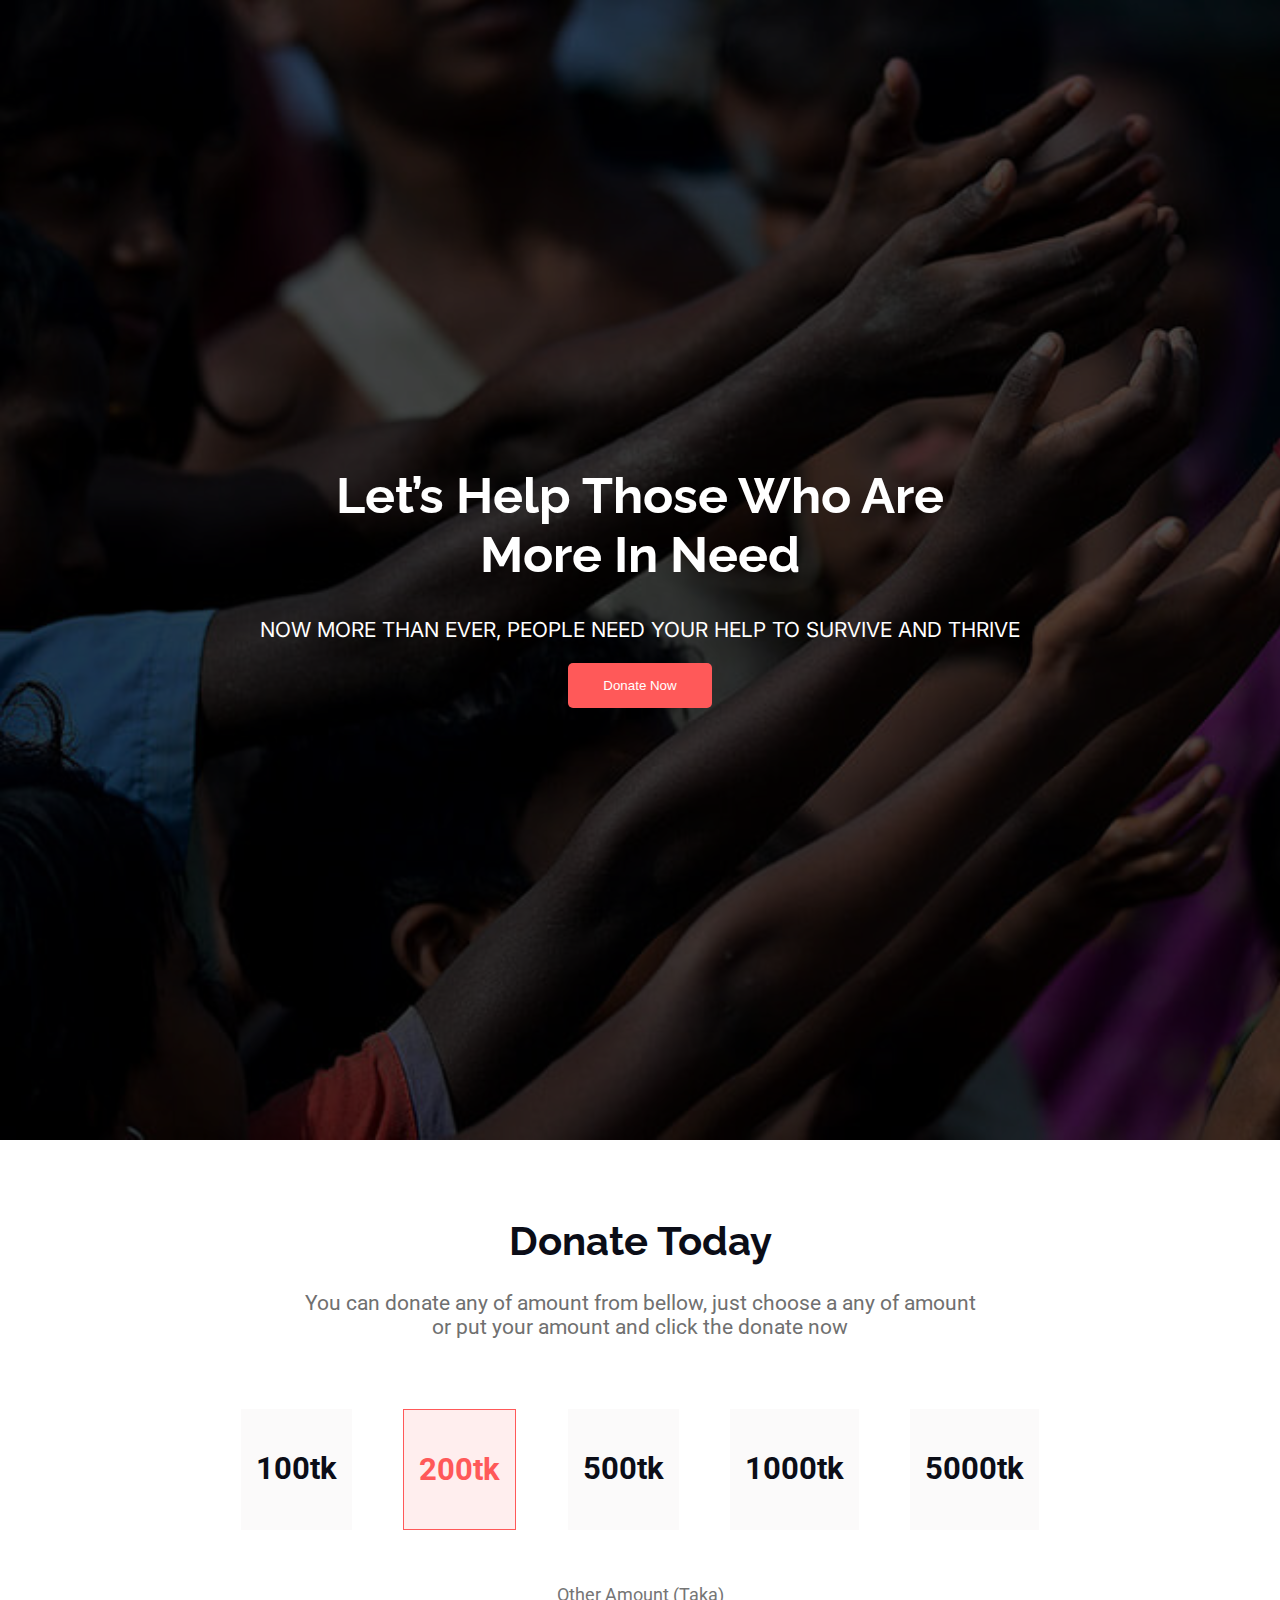
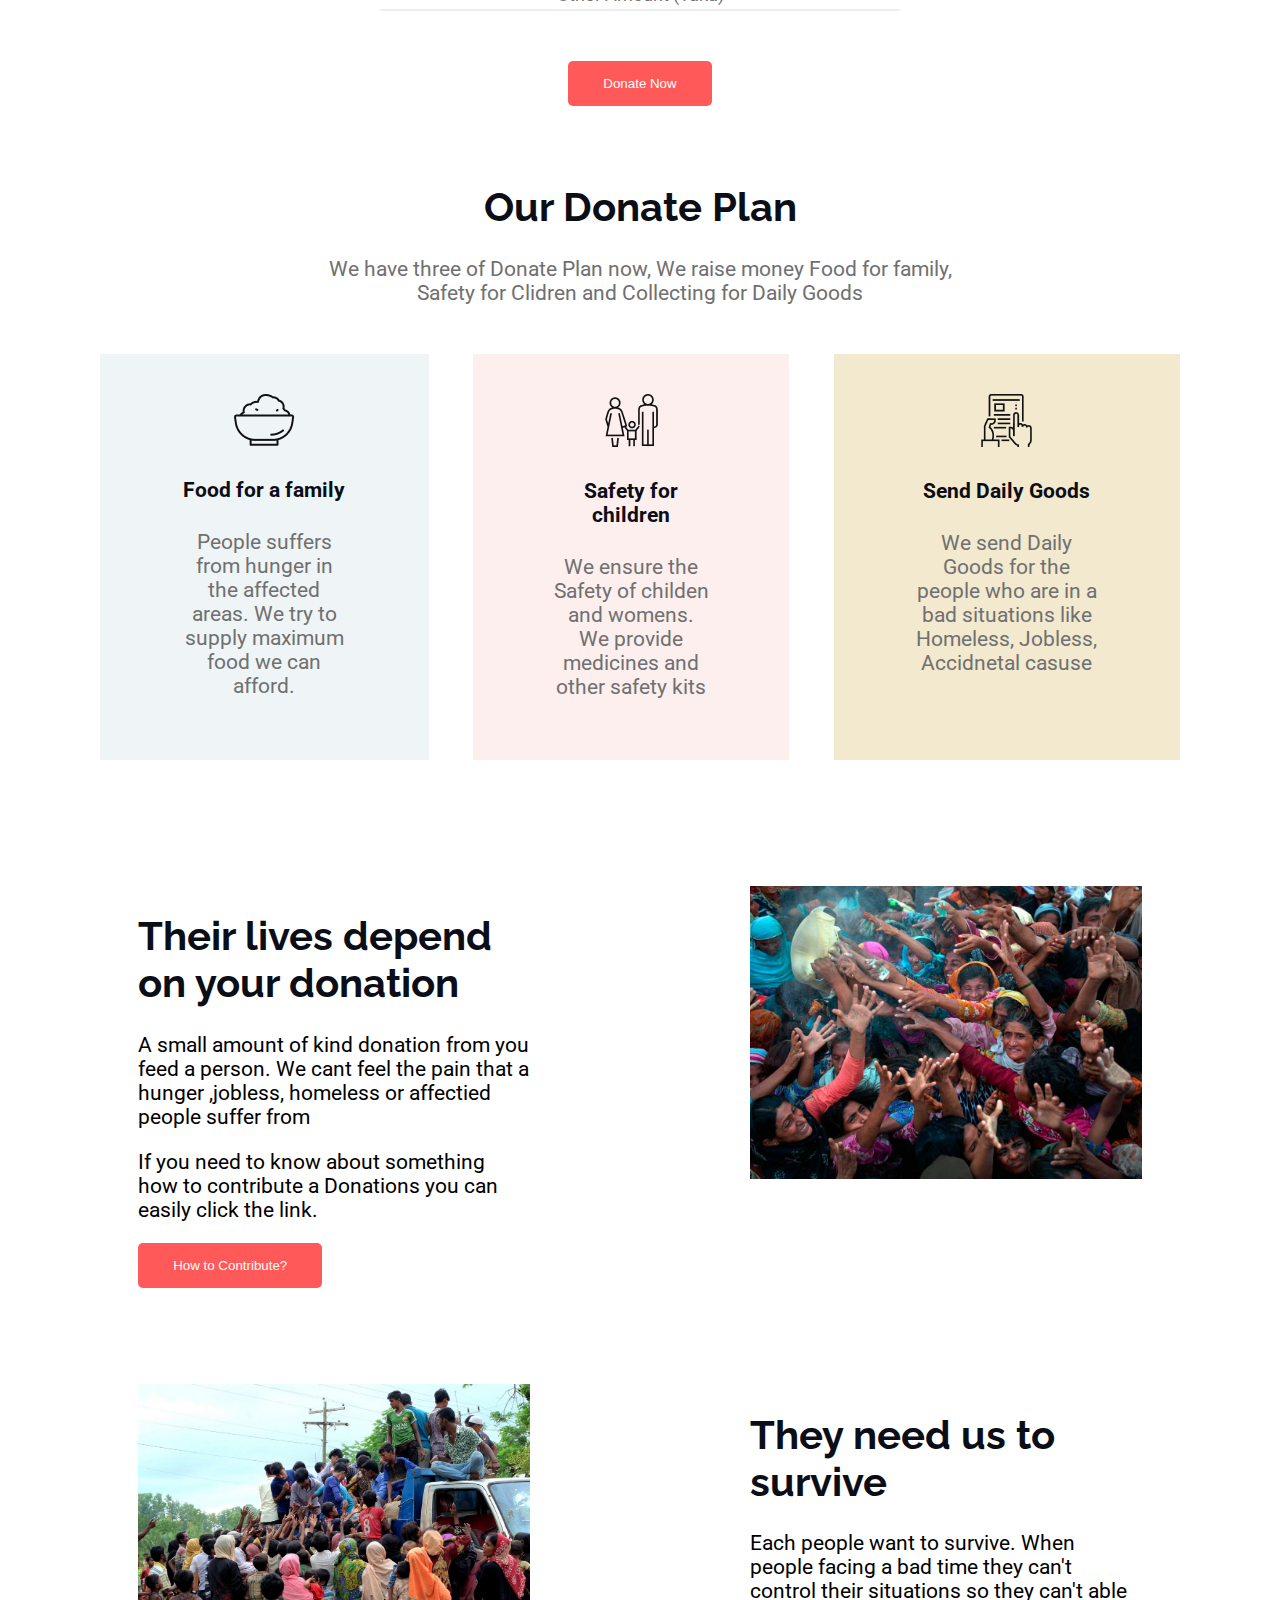
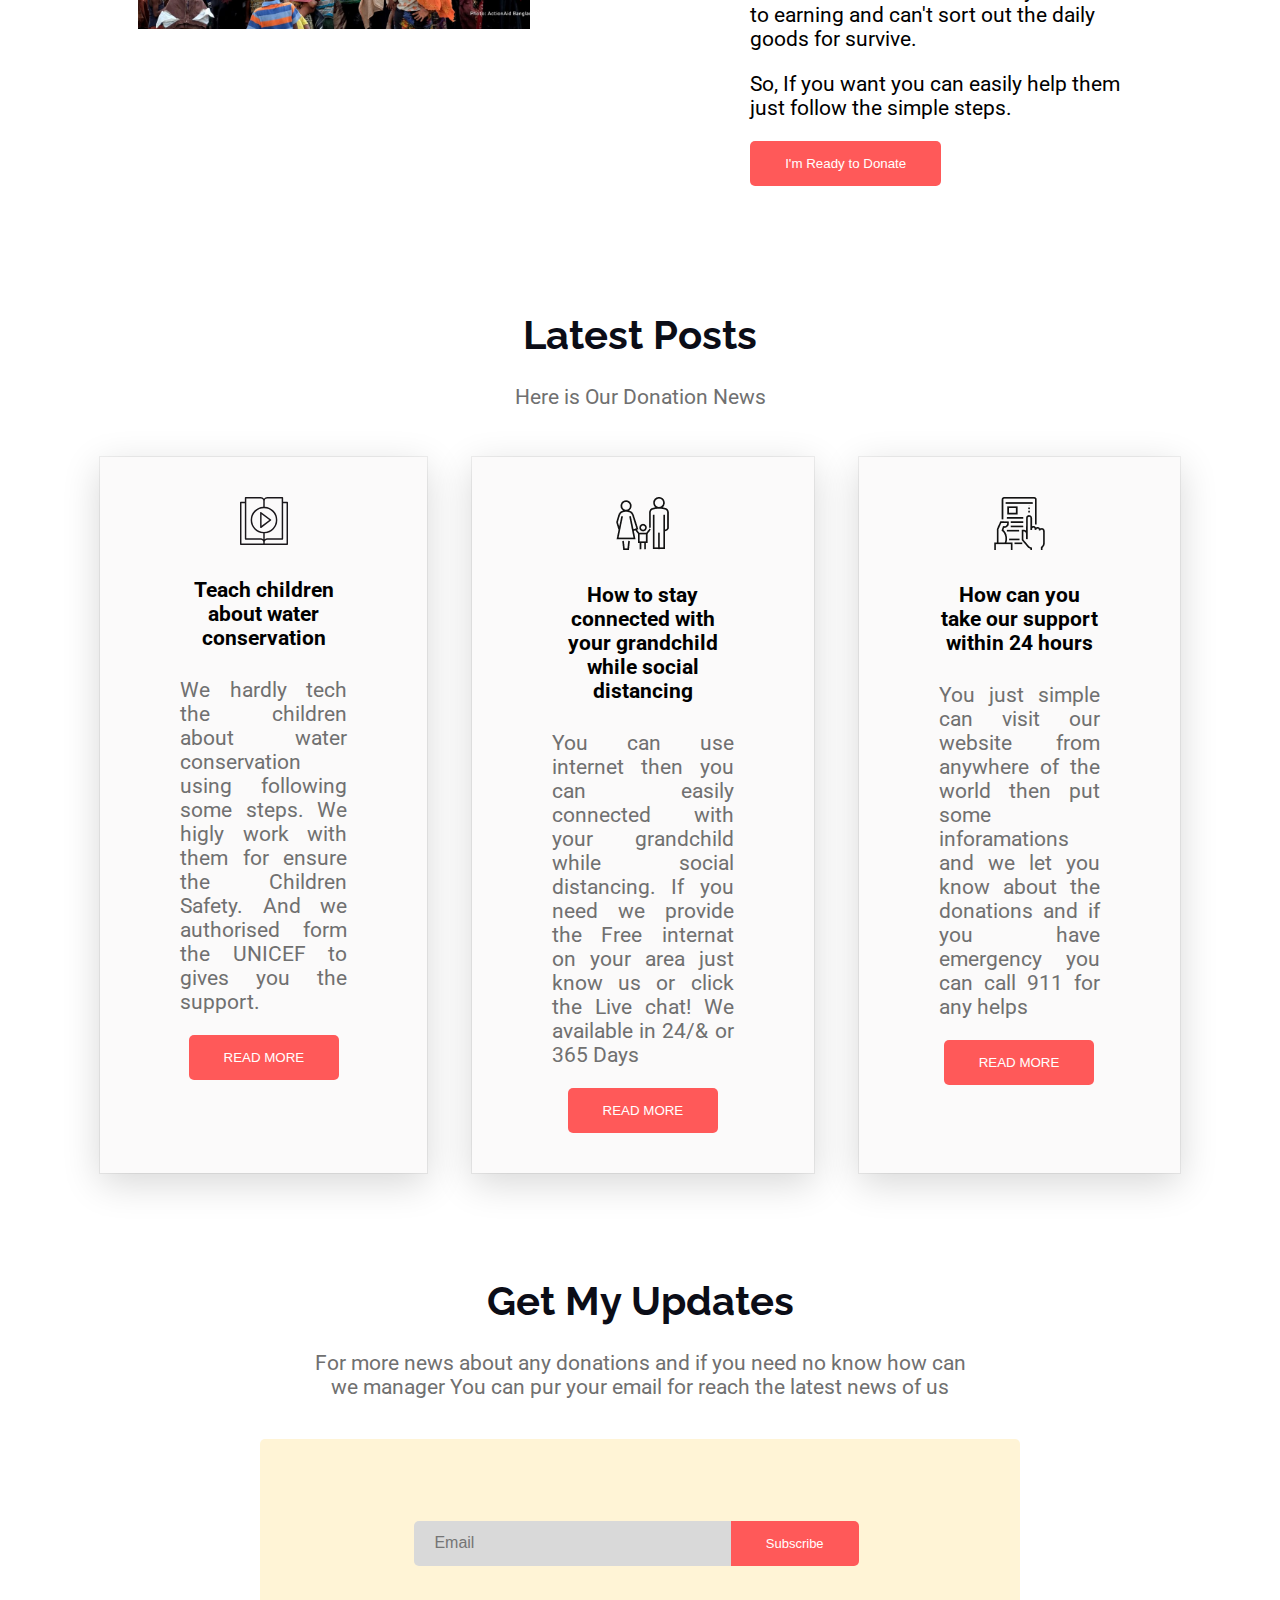
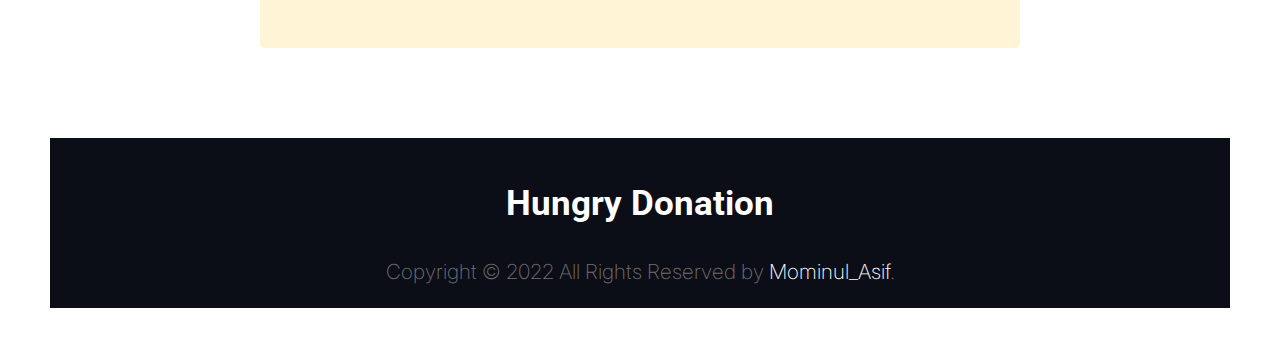
<file: index.html>
<!DOCTYPE html>
<html lang="en">

<head>
    <meta charset="UTF-8">
    <meta http-equiv="X-UA-Compatible" content="IE=edge">
    <meta name="viewport" content="width=device-width, initial-scale=1.0">
    <title>Donate Today</title>
    <!------
    CSS FILE
    ------->
    <link rel="stylesheet" href="style.css">
    <link rel="icon" type="icon" href="/icons/icon13.svg">

</head>

<body>
    <!---------------
    SECTION START
 ---------------->
    <section class="first-section">
        <div class="text-section-one">
            <h1>Let’s Help Those Who Are <br> More In Need</h1>
            <p>NOW MORE THAN EVER, PEOPLE NEED YOUR HELP TO SURVIVE AND THRIVE
            </p>
            <button>Donate Now</button>
        </div>
    </section>

    <!---------------
    SECTION START
 ---------------->

    <section>
        <div class="section-two">
            <h1>Donate Today</h1>
            <p>You can donate any of amount from bellow, just choose a any of amount <br>or put your amount and click
                the donate now</p>
        </div>
        <div class="flexible-container">
            <div class="item">
                <h2>100tk</h2>
            </div>
            <div id="item-color" class=" item">
                <h2>200tk</h2>
            </div>
            <div class=" item">
                <h2>500tk</h2>
            </div>
            <div class=" item">
                <h2>1000tk</h2>
            </div>
            <div class=" item">
                <h2>5000tk</h2>
            </div>
        </div>
        <div class="form-design">
            <div class="input">
                <input id="input-align" type="text" class="input-field" placeholder=" Other Amount (Taka) " />
            </div>
        </div>
        <div id="btn">
            <button>Donate Now</button>
        </div>
    </section>

    <!---------------
    SECTION START 
 ---------------->

    <section class="section-two ">
        <h1>Our Donate Plan</h1>
        <p>We have three of Donate Plan now, We raise money Food for family, <br> Safety for Clidren and Collecting for
            Daily Goods</p>
        <div class="flexible-item-container">
            <div id="item-one-bg-color" class="color-item">
                <img src="icons/food.png" alt="">
                <h4>Food for a family</h4>
                <p>People suffers from hunger in the affected areas. We try to supply maximum food we can afford. </p>
            </div>
            <div id="item-two-bg-color" class=" color-item">
                <img src="icons/shelter.png" alt="">
                <h4>Safety for children</h4>
                <p>We ensure the Safety of childen and womens. We provide medicines and other safety kits</p>
            </div>
            <div id="item-three-bg-color" class=" color-item">

                <img src="icons/Frame-1.png" alt="">
                <h4>Send Daily Goods</h4>
                <p>We send Daily Goods for the people who are in a bad situations like Homeless, Jobless, Accidnetal
                    casuse</p>
            </div>
        </div>
    </section>

    <!---------------
    SECTION START
 ---------------->

    <section class="flexible-section-container">
        <div class="half-width color-p">
            <h1>Their lives depend on your donation</h1>
            <p>A small amount of kind donation from you feed a person. We cant feel the pain that a hunger ,jobless,
                homeless or affectied people suffer from</p>
            <p>If you need to know about something how to contribute a Donations you can easily click the link. </p>
            <button>How to Contribute?</button>
        </div>
        <div class="half-width">
            <img src="images/donation6.jpg" alt="">
        </div>
    </section>

    <!---------------
    SECTION START
 ---------------->

    <section class="flexible-section-container">
        <div class="half-width color-p">
            <img src="images/donation2.jpg" alt="">
        </div>
        <div class="half-width color-p">
            <h1>They need us to survive</h1>
            <p>Each people want to survive. When people facing a bad time they can't control their situations so they
                can't able to earning and can't sort out the daily goods for survive. </p>
            <p>So, If you want you can easily help them just follow the simple steps.</p>
            <button>I'm Ready to Donate</button>
        </div>
    </section>

    <!---------------
    SECTION START  
 ---------------->

    <section class="section-two">
        <h1>Latest Posts</h1>
        <p>Here is Our Donation News</p>
        <section class="flexible-item-container">
            <div class="item-post-color color-item">
                <img src="icons/icon6.svg" alt="">
                <h4>Teach children about water conservation</h4>
                <p style="text-align: justify;">We hardly tech the children about water conservation using following
                    some steps. We higly work with them for ensure the Children Safety. And we authorised form the
                    UNICEF to gives you the support.</p>
                <button>READ MORE</button>
            </div>
            <div class=" color-item item-post-color">
                <img src="icons/shelter.png" alt="">
                <h4>How to stay connected with your grandchild while social distancing</h4>
                <p style="text-align: justify;">You can use internet then you can easily connected with your grandchild
                    while social distancing. If you need we provide the Free internat on your area just know us or click
                    the Live chat! We available in 24/& or 365 Days</p>
                <button>READ MORE</button>
            </div>
            <div class=" color-item item-post-color">
                <img src="icons/Frame-1.png" alt="">
                <h4>How can you take our support within 24 hours</h4>
                <p style="text-align: justify;">You just simple can visit our website from anywhere of the world then
                    put some inforamations and we let you know about the donations and if you have emergency you can
                    call 911 for any helps</p>
                <button>READ MORE</button>
            </div>
        </section>

        <!---------------
    SECTION START 
 ---------------->

        <section class="section-two">
            <h1>Get My Updates</h1>
            <p>For more news about any donations and if you need no know how can <br>we manager You can pur your email
                for reach the latest news of us</p>
            <div class="subs">
                <form class="extra-margin">
                    <input class="subs-input" type="email" placeholder="Email">
                    <input class="subs-button " type="button" value="Subscribe">
                </form>
            </div>
        </section>

        <!---------------
    FOOTER START
 ---------------->

        <footer>
            <h3>Hungry Donation</h3>
            <p>Copyright &copy; 2022 All Rights Reserved by
                <a href="#">Mominul_Asif</a>.
        </footer>

</body>

</html>
</file>
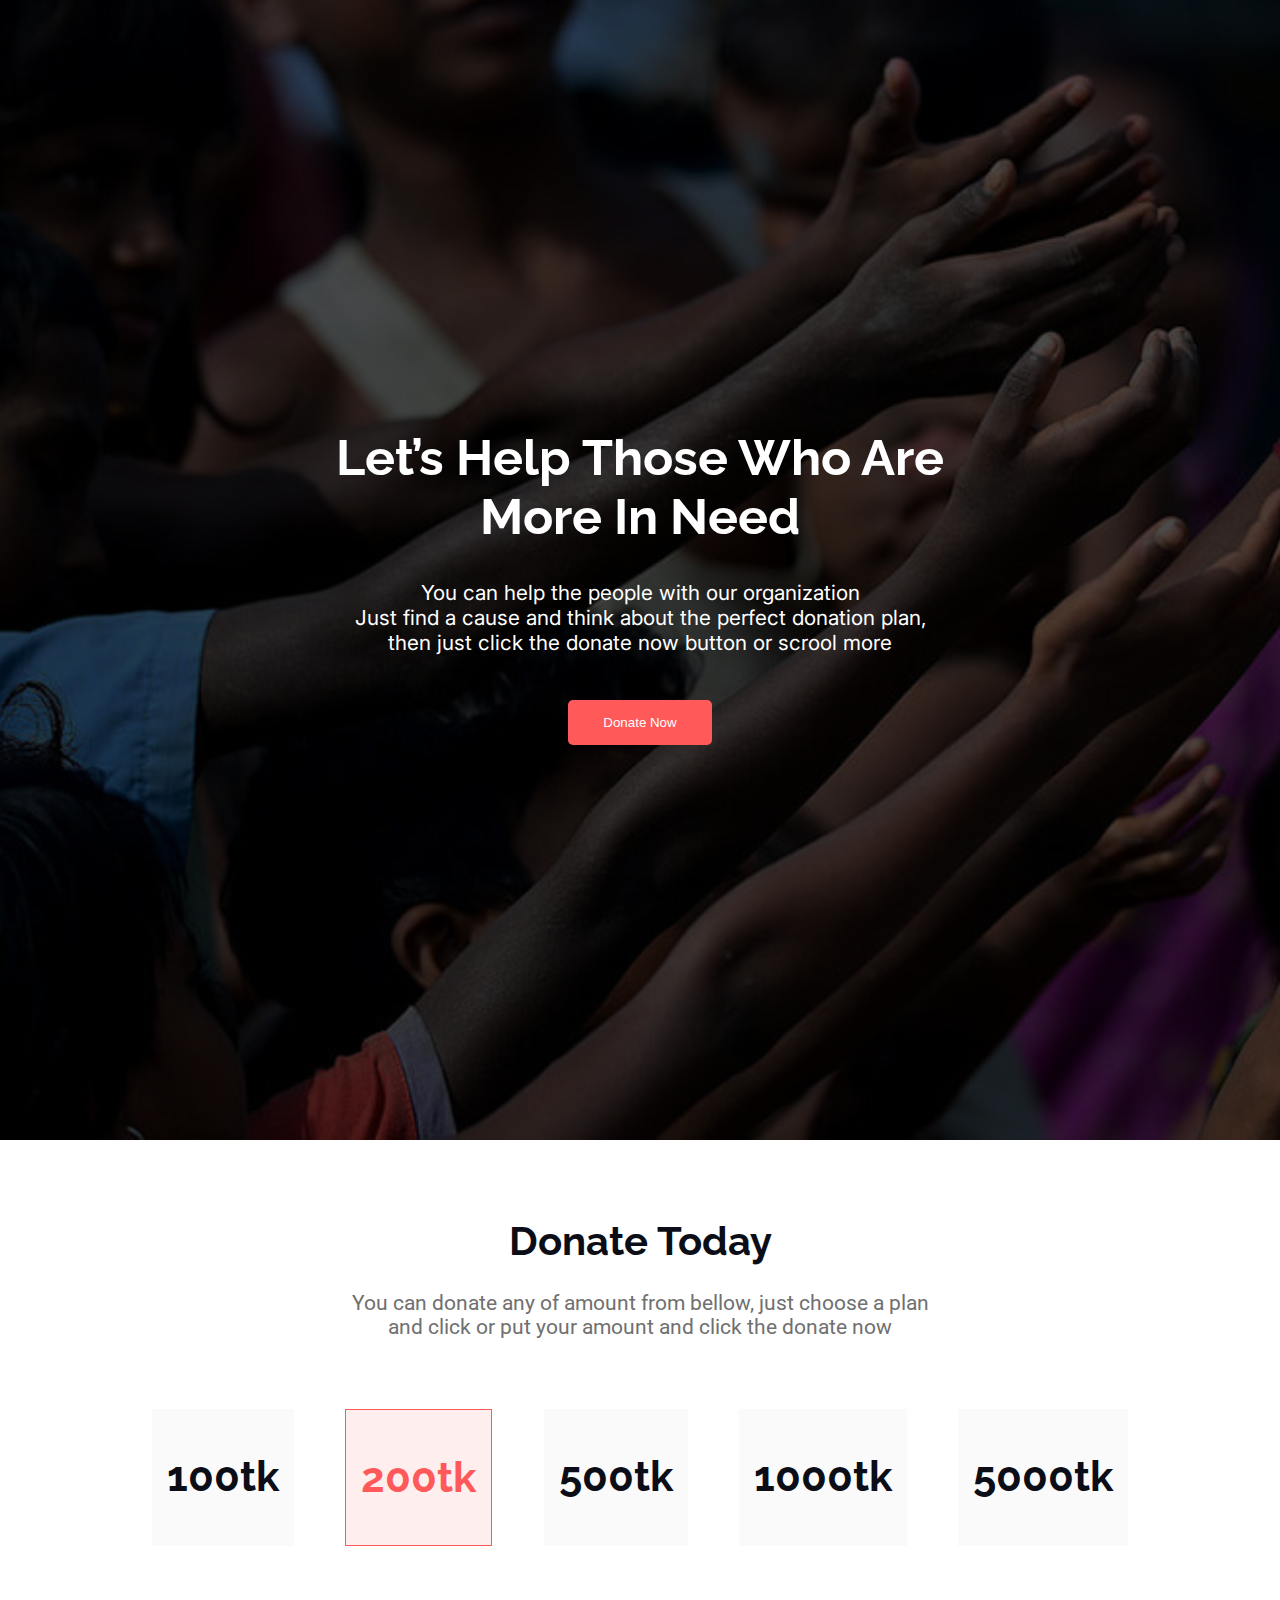
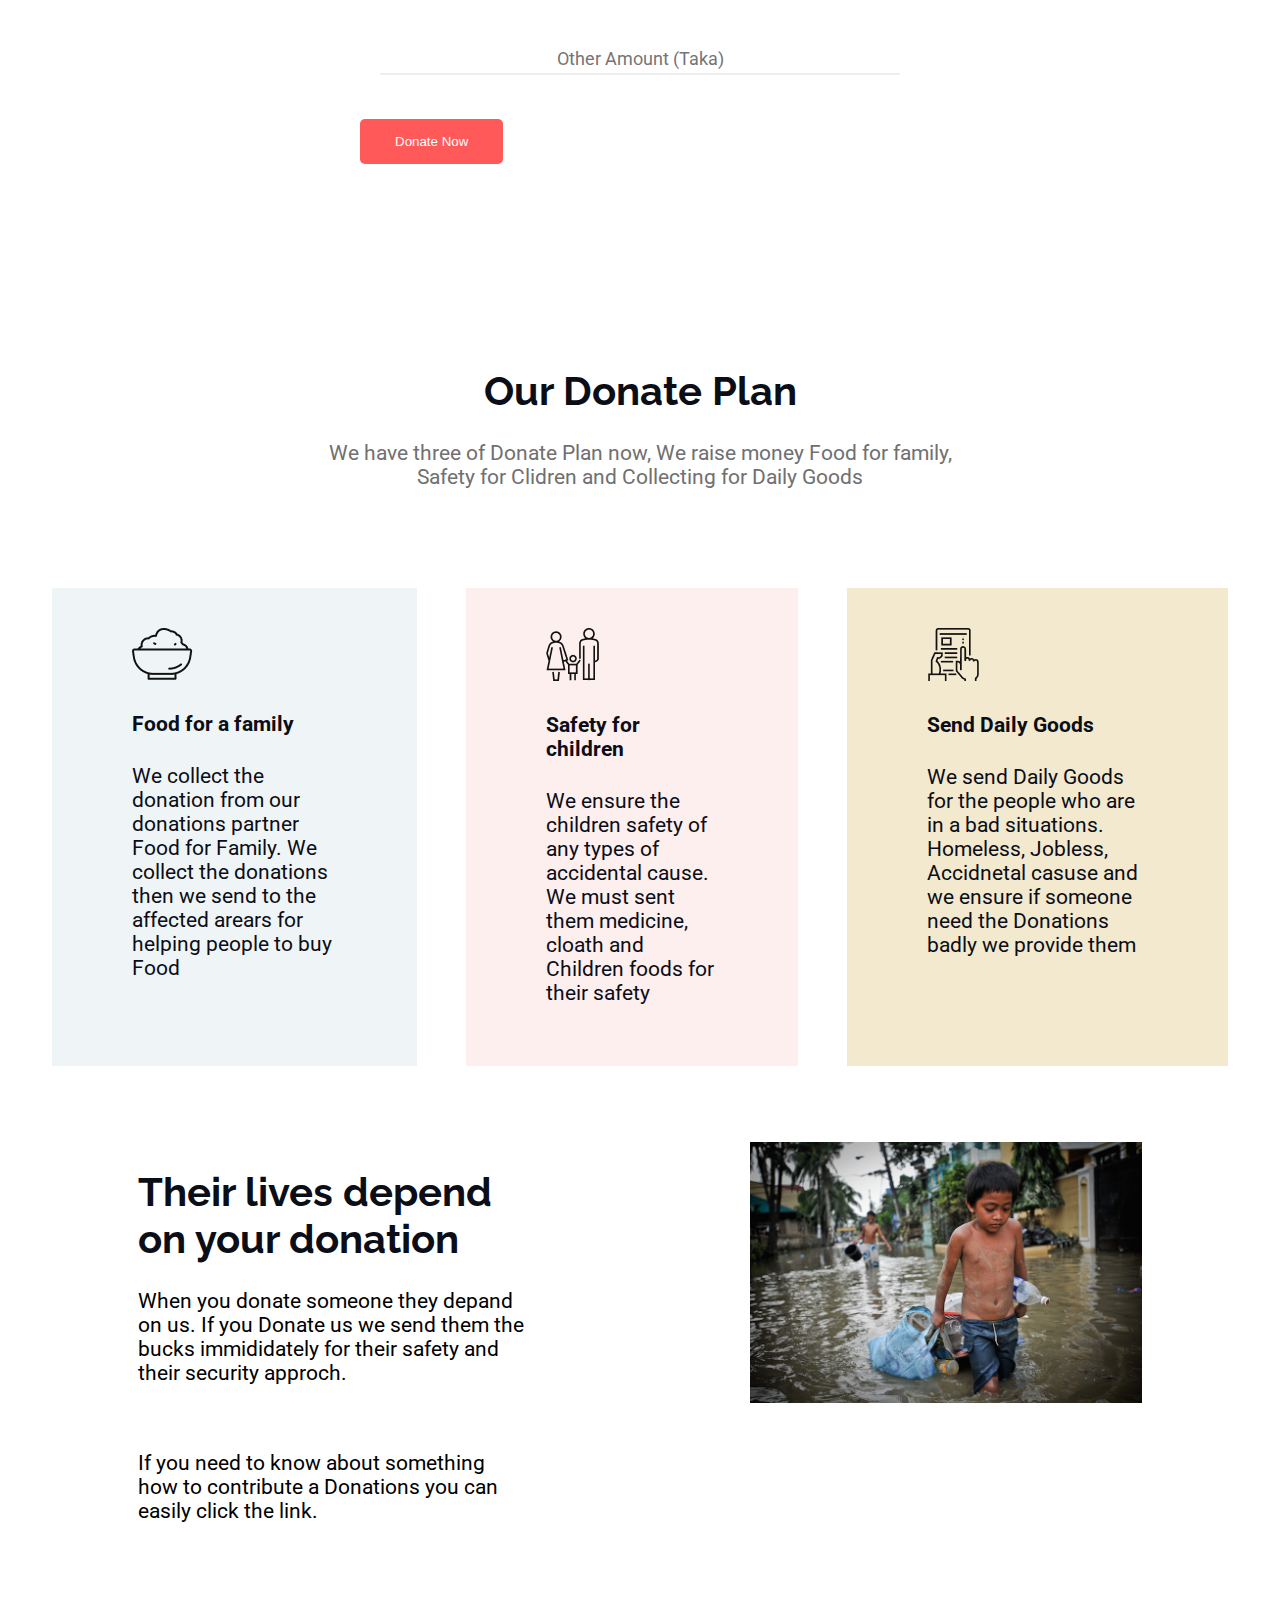
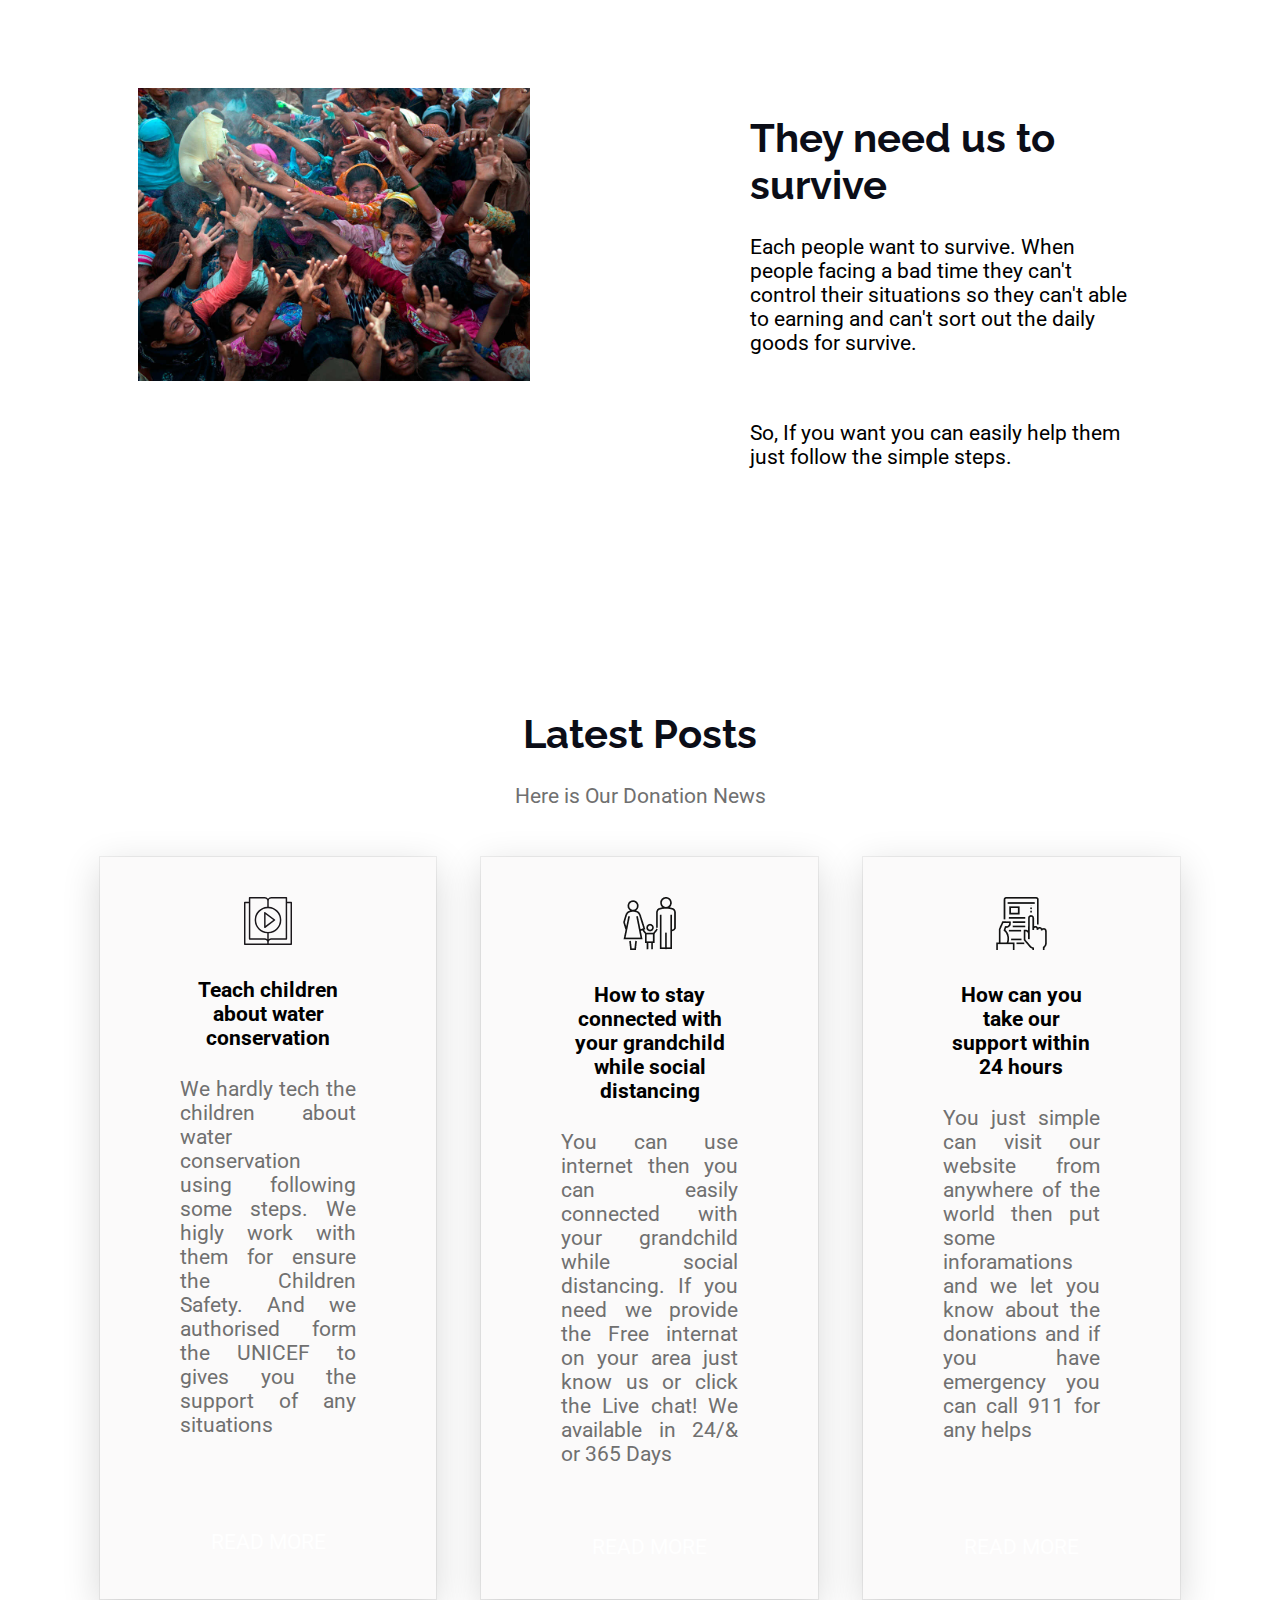
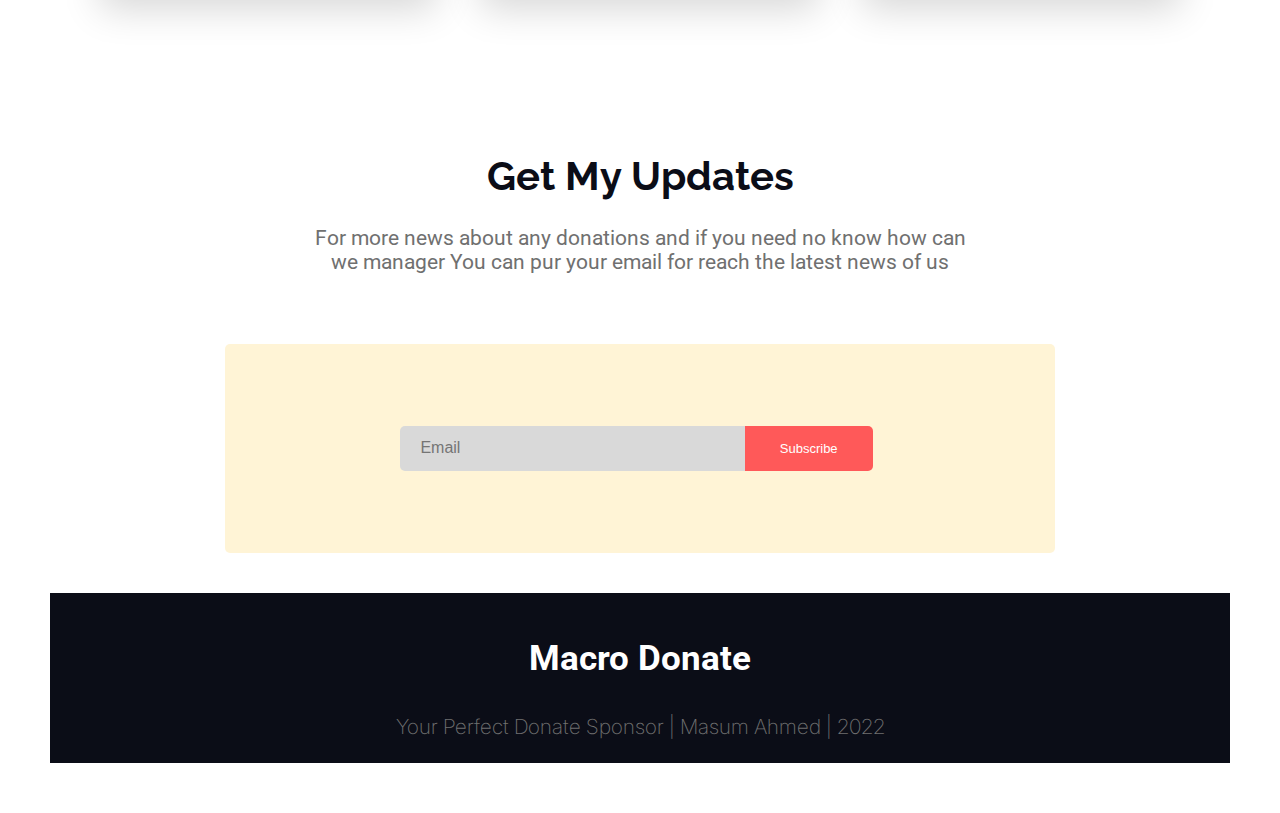
<file: index_backup.html>
<!DOCTYPE html>
<html lang="en">

<head>
    <meta charset="UTF-8">
    <meta http-equiv="X-UA-Compatible" content="IE=edge">
    <meta name="viewport" content="width=device-width, initial-scale=1.0">
    <title>Donate Today</title>
    <!------
    CSS FILE
    ------->
    <link rel="stylesheet" href="style.css">
    <link rel="icon" type="icon" href="/icons/icon13.svg">

</head>

<body>
    <section class="first-section">
        <div class="text-section-one">
            <h1>Let’s Help Those Who Are <br> More In Need</h1>
            <p>You can help the people with our organization <br> Just find a cause and think about
                the perfect donation plan,<br> then just click the donate now button or scrool more
            </p>
            <br>
            <!-- <a href="#">Donate Now</a> -->
            <button>Donate Now</button>
        </div>
    </section>
        <!---------------
    SECTION START
 ---------------->
    <section>
        <div class="section-two">
            <h1>Donate Today</h1>
            <p>You can donate any of amount from bellow, just choose a plan <br> and click or put your amount and click
                the
                donate now</p>
        </div>
    </section>
    <!---------------
    SECTION START
 ---------------->
    <section class="flexible-container">
        <div class="item">
            <h1>100tk</h1>
        </div>
        <div id="item-color" class=" item">
            <h1>200tk</h1>
        </div>
        <div class=" item">
            <h1>500tk</h1>
        </div>
        <div class=" item">
            <h1>1000tk</h1>
        </div>
        <div class=" item">
            <h1>5000tk</h1>
        </div>
    </section>
    <!---------------
    SECTION START
---------------->
    <section class="form-design">
        <br>
        <br>
        <div>
            <div class="input">
                <input id="input-align" type="text" class="input-field" placeholder="Other Amount (Taka)" />
            </div>
        </div>
        <br>
        <button>Donate Now</button>
    </section>
    <br>
    <!---------------
    SECTION START
 ---------------->
    <section class="section-two ">
        <br><br><br>
        <h1>Our Donate Plan</h1>
        <p>We have three of Donate Plan now, We raise money Food for family, <br> Safety for Clidren and Collecting for
            Daily
            Goods</p>
    </section>
    <!---------------
    SECTION START
 ---------------->
    <section class="flexible-item-container">
        <div id="item-one-bg-color" class="color-item">

            <img src="icons/food.png" alt="">
            <h4>Food for a family</h4>
            <p>We collect the donation from our donations partner Food for Family. We collect the donations then we send
                to
                the affected arears for helping people to buy Food</p>

        </div>
        <div id="item-two-bg-color" class=" color-item">

            <img src="icons/shelter.png" alt="">
            <h4>Safety for children</h4>
            <p>We ensure the children safety of any types of accidental cause. We must sent them medicine, cloath and
                Children foods for their safety</p>
        </div>
        <div id="item-three-bg-color" class=" color-item">

            <img src="icons/Frame-1.png" alt="">
            <h4>Send Daily Goods</h4>
            <p>We send Daily Goods for the people who are in a bad situations. Homeless, Jobless, Accidnetal casuse and
                we
                ensure if someone need the Donations badly we provide them</p>
        </div>
    </section>
    <!---------------
    SECTION START
 ---------------->
    <section class="flexible-section-container">
        <div class="half-width color-p">
            <h1>Their lives depend on your donation</h1>
            <p>When you donate someone they depand on us. If you Donate us we send them the bucks immididately for their
                safety and their security approch.</p>
            <br>
            <p>If you need to know about something how to contribute a Donations you can easily click the link. </p>
            <br>
            <a class="button-color" href="#">How to Contribute?</a>
        </div>
        <div class="half-width">
            <img src="images/donation9.jpg" alt="">
        </div>
    </section>
    <!---------------
    SECTION START
 ---------------->
    <section class="flexible-section-container">
        <div class="half-width color-p">
            <img src="images/donation6.jpg" alt="">
        </div>
        <div class="half-width color-p">
            <h1>They need us to survive</h1>
            <p>Each people want to survive. When people facing a bad time they can't control their situations so they
                can't
                able to earning and can't sort out the daily goods for survive. </p>
            <br>
            <p>So, If you want you can easily help them just follow the simple steps.</p>
            <br>
            <a class="button-color" href="#">I'm Ready to Donate</a>
        </div>
    </section>
    <br><br>
    <!---------------
    SECTION START
 ---------------->
    <section class="section-two">
        <h1>Latest Posts</h1>
        <p>Here is Our Donation News</p>
        <section class="flexible-item-container">

            <div class="item-post-color color-item">

                <img src="icons/icon6.svg" alt="">
                <h4>Teach children about water conservation</h4>
                <p style="text-align: justify;">We hardly tech the children about water conservation using following
                    some
                    steps. We
                    higly
                    work with them
                    for ensure the Children Safety. And we authorised form the UNICEF to gives you the support of any
                    situations</p>
                <br><br><br>
                <a class="button-color-blog-1" href="#">READ MORE</a>

            </div>
            <div class=" color-item item-post-color">

                <img src="icons/shelter.png" alt="">
                <h4>How to stay connected with your grandchild while social distancing</h4>
                <p style="text-align: justify;">You can use internet then you can easily connected with your grandchild
                    while social distancing. If you
                    need we provide the Free internat on your area just know us or click the Live chat! We available in
                    24/&
                    or 365 Days</p><br><br>
                <a class="button-color-blog-1" href="#">READ MORE</a>

            </div>
            <div class=" color-item item-post-color">

                <img src="icons/Frame-1.png" alt="">
                <h4>How can you take our support within 24 hours</h4>
                <p style="text-align: justify;">You just simple can visit our website from anywhere of the world then
                    put
                    some inforamations and we let
                    you know about the donations and if you have emergency you can call 911 for any helps</p>
                <br><br><br>
                <a class="button-color-blog-1" href="#">READ MORE</a>

            </div>

        </section>
        <br><br>
        <!---------------
    SECTION START
 ---------------->
        <section class="section-two">
            <h1>Get My Updates</h1>
            <p>For more news about any donations and if you need no know how can <br>we manager
                You can pur your email for reach the latest news of us</p>
        </section>
        <!---------------
    SECTION START
 ---------------->
        <section class="subs">
            <form class="extra-margin">
                <input class="subs-input" type="email" placeholder="Email">
                <input class="subs-button " type="button" value="Subscribe">
            </form>
        </section>
        <footer>
            <h3>Macro Donate</h3>
            <p>Your Perfect Donate Sponsor | Masum Ahmed | 2022</p>
        </footer>
</body>

</html>
</file>
<file: style.css>
/*---- 
  Fonts
-----*/
/* INTER */

@import url("https://fonts.googleapis.com/css2?family=Aboreto&family=Hahmlet&family=Inter:wght@700&family=Poppins:wght@700&family=Raleway:wght@100&display=swap");
/* ROBOTO */

@import url("https://fonts.googleapis.com/css2?family=Aboreto&family=Hahmlet&family=Inter:wght@700&family=Poppins:wght@400;700&family=Raleway:wght@100&family=Roboto&display=swap");

/*------ 
  COMMON
-------*/

body {
  margin: 0;
  font-family: "Aboreto", cursive;
  font-family: "Hahmlet", serif;
  font-family: "Inter", sans-serif;
  font-family: "Poppins", sans-serif;
  font-family: "Raleway", sans-serif;
  font-family: "Roboto", sans-serif;
  color: #0b0d17;
  font-size: 1.3em;
}

h1 {
  font-family: "Aboreto", cursive;
  font-family: "Hahmlet", serif;
  font-family: "Inter", sans-serif;
  font-family: "Poppins", sans-serif;
  font-family: "Raleway", sans-serif;
}

button {
  background-color: #ff5959;
  padding: 15px 35px;
  color: white;
  border-radius: 5px;
  border: none;
}

button:hover {
  background-color: #000000;
  padding: 15px 35px;
  color: rgb(255, 255, 255);
  border-radius: 5px;
  font-weight: 600;
  cursor: pointer;
}

/*---------------
TOP SECTION
---------------*/

.first-section {
  background: rgba(0, 0, 0, 0.7) url(images/donation13_optimized.jpg);
  text-align: center;
  padding: 120px;
  background-size: cover;
  background-blend-mode: saturation;
  height: 100vh;
  display: flex;
  justify-content: center;
  align-items: center;
}

.text-section-one {
  color: white;
  font-family: "Inter", sans-serif;
  padding: 70px;
}

.text-section-one h1 {
  font-size: 50px;
}

.text-section-one a {
  text-decoration: none;
  background-color: #ff5959;
  padding: 15px;
  color: white;
  border-radius: 5px;
}

#btn {
  display: flex;
  justify-content: center;
  align-items: center;
}

/*---------------
    SECOND SECTION
---------------*/

.section-two {
  text-align: center;
  margin: 40px;
  padding: 10px;
}

.flexible-container {
  display: flex;
  justify-content: center;
}

.item {
  padding: 20px;
  margin-left: 2%;
  margin-right: 2%;
  padding: 15px;
  background-color: rgb(251, 250, 250);
}

.item h1 {
  justify-content: center;
}

#item-color {
  color: #ff5959;
  background-color: #ffeeee;
  border: 1px solid #ff5959;
}

form {
  text-align: center;
  padding: 30px;
}

.input {
  display: flex;
  flex-direction: column-reverse;
  position: relative;
  padding-top: 1.5rem;
  padding: 20px;
}

.input-field {
  border: 0;
  z-index: 1;
  background-color: transparent;
  border-bottom: 2px solid #eee;
  font: inherit;
  font-size: 1.125rem;
  padding: 0.25rem 0;
}

#input-align {
  text-align: center;
}

.form-design {
  padding: 0px 330px 0px 330px;
  margin: 30px;
}

.flexible-item-container {
  display: flex;
  justify-content: center;
  padding: 28px;
}

.color-item {
  padding: 20px;
  margin-left: 2%;
  margin-right: 2%;
  padding: 40px 80px 40px 80px;
  background-color: rgb(251, 250, 250);
}

#item-one-bg-color {
  background-color: rgb(239, 245, 246);
}

#item-two-bg-color {
  background-color: rgb(252, 239, 238);
}

#item-three-bg-color {
  background-color: rgb(242, 233, 207);
}

.extra-padding {
  padding-bottom: 80px;
}

.half-width {
  width: 100%;
  padding-left: 9%;
  padding-right: 9%;
  padding-top: 20px;
  padding-bottom: 20px;
}

.half-width img {
  width: 100%;
}

.half-width h1 {
  font-size: 40px;
}

.flexible-section-container {
  display: flex;
  justify-content: center;
  padding: 28px;
}

.section-two p {
  color: #707070;
}

.color-p p {
  color: #000000;
}

.subs {
  background-color: #fff4d6;
  width: 70%;
  margin: 40px auto;
  border-radius: 5px;
  padding: 2px;
}

.subs-form form {
  display: flex;
  justify-content: center;
  align-items: center;
  padding: 84px 0;
}

.subs-form form {
  display: flex;
  justify-content: center;
  align-items: center;
  padding: 80px 0;
}

.subs-input::placeholder {
  font-size: 16px;
}

.subs-button {
  text-decoration: none;
  background-color: #ff5959;
  color: #fff;
  padding: 15px 35px;
  font-weight: 500;
  font-size: 13px;
  border: none;
  border-top-right-radius: 5px;
  border-bottom-right-radius: 5px;
  font-weight: 500;
}
.subs-button:hover {
  background-color: #000000;
  padding: 15px 35px;
  color: rgb(255, 255, 255);
  border-radius: 5px;
  font-weight: 600;
  cursor: pointer;
}

.subs-input {
  background-color: #d9d9d9;
}

.subs-input {
  padding: 15px 20px;
  width: 40%;
  border-top-left-radius: 5px;
  border-bottom-left-radius: 5px;
  border: none;
  margin: -7px;
}

.extra-margin {
  margin: 50px 0;
}

/*--------
    FOOTER
----------*/

footer {
  background-color: #0b0d17;
  text-align: center;
  height: 150px;
  padding: 10px;
}

footer h3 {
  color: #ffffff;
  font-size: 35px;
}

footer p {
  color: #ffffff;
  font-family: "Inter", sans-serif;
  font-weight: 200;
}

.item-post-color {
  background: ash;
  color: #000000;
  box-shadow: rgba(0, 0, 0, 0.16) 0px 10px 36px 0px,
    rgba(0, 0, 0, 0.06) 0px 0px 0px 1px;
}

.section-two h1 {
  font-size: 40px;
}

a {
  color: #fff;
  text-decoration: none;
}
</file>
